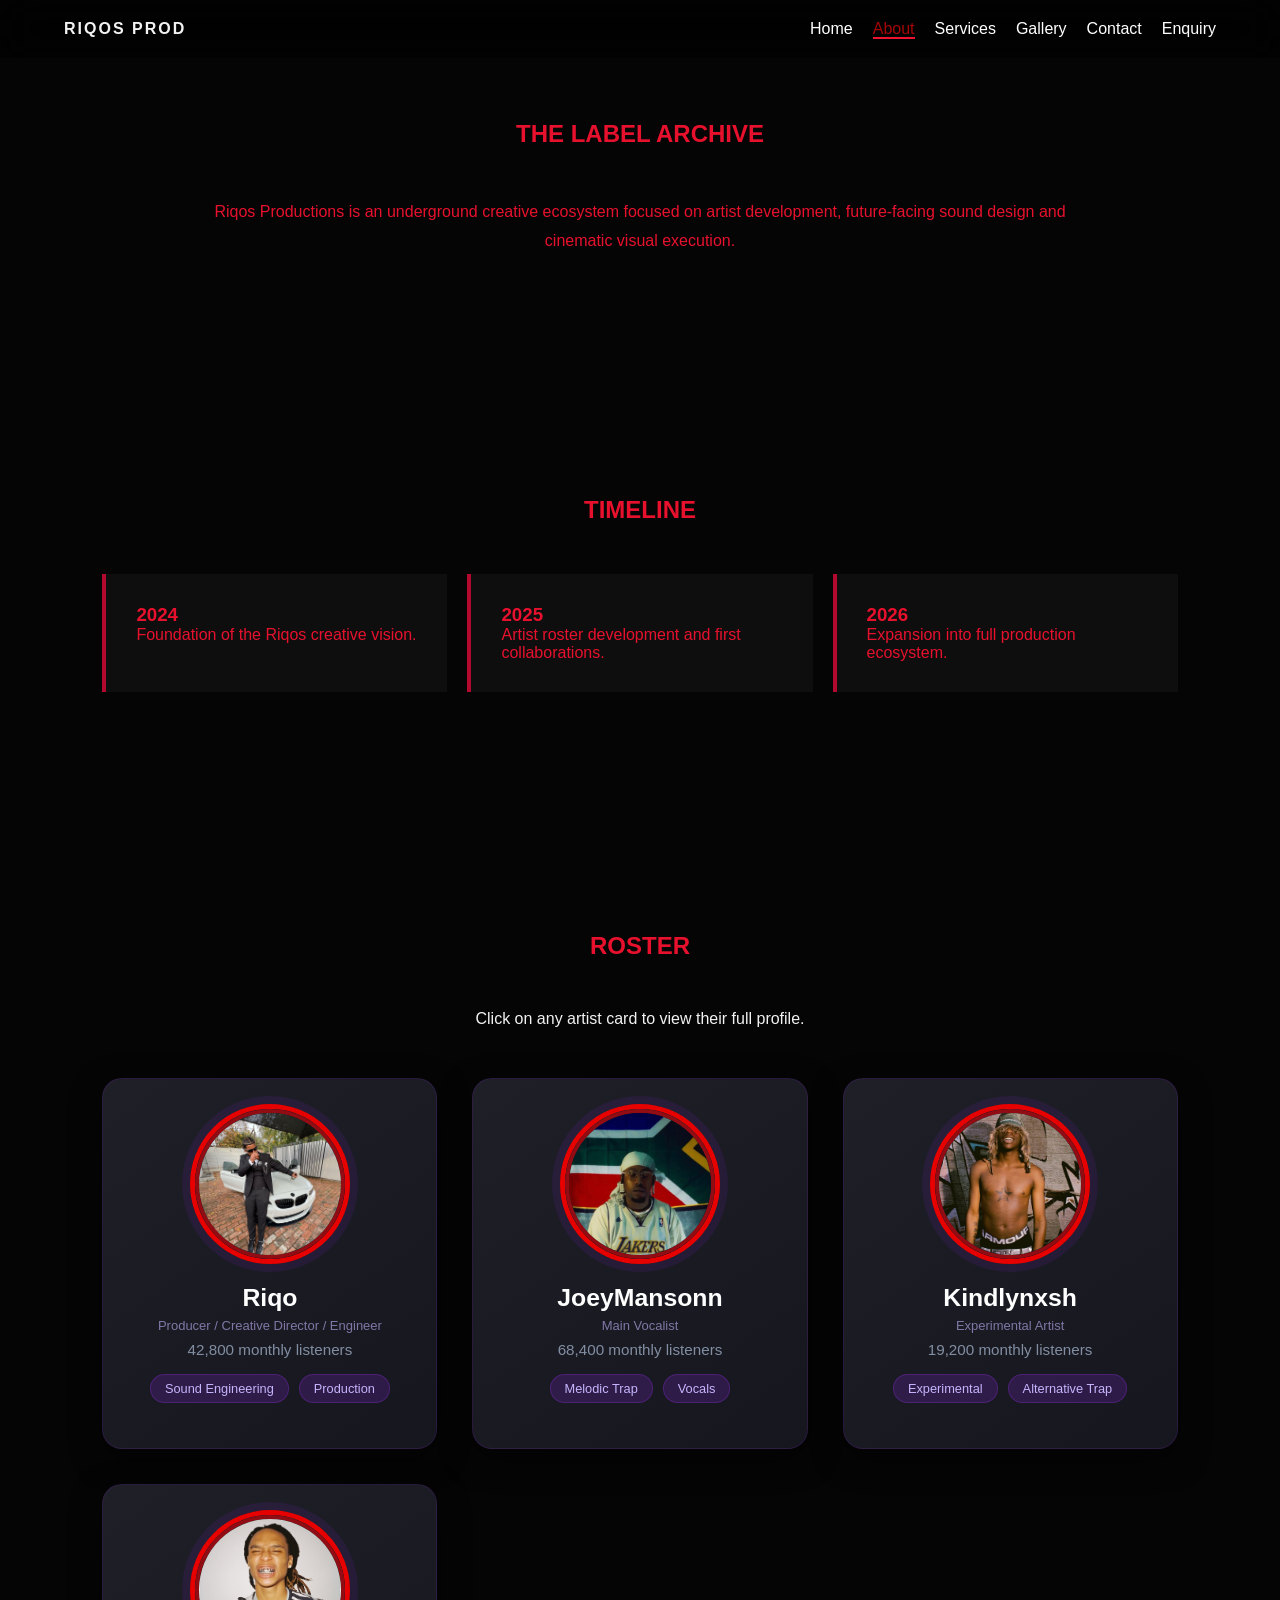
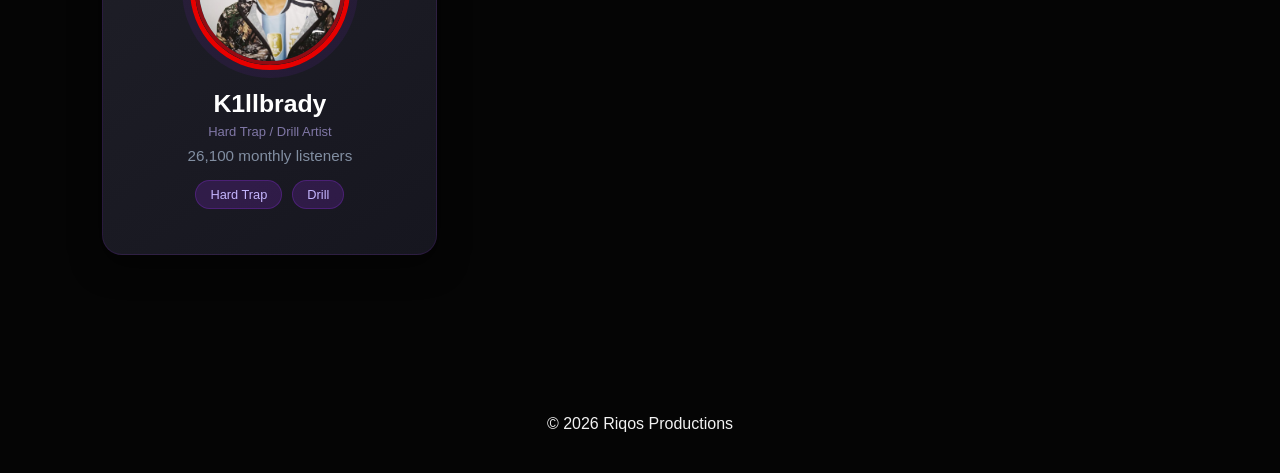
<file: about.html>
<!DOCTYPE html>
<html lang="en">
<head>
    <meta charset="UTF-8">
    <meta name="viewport" content="width=device-width, initial-scale=1.0">
    <title>About | Riqos Productions</title>
    <link rel="stylesheet" href="css/style.css">
</head>
<body>
    <nav>
        <div class="logo">RIQOS PROD</div>
        <ul class="nav-links">
            <li><a href="index.html">Home</a></li>
            <li><a class="active" href="about.html">About</a></li>
            <li><a href="services.html">Services</a></li>
            <li><a href="gallery.html">Gallery</a></li>
            <li><a href="contact.html">Contact</a></li>
            <li><a href="enquiry.html">Enquiry</a></li>
        </ul>
    </nav>

    <section>
        <h2 class="section-title reveal">THE LABEL ARCHIVE</h2>
        <p class="about-text reveal">
            Riqos Productions is an underground creative ecosystem focused on artist development, 
            future-facing sound design and cinematic visual execution.
        </p>
    </section>

    <section>
        <h2 class="section-title reveal">TIMELINE</h2>
        <div class="timeline">
            <div class="timeline-card reveal"><h3>2024</h3><p>Foundation of the Riqos creative vision.</p></div>
            <div class="timeline-card reveal"><h3>2025</h3><p>Artist roster development and first collaborations.</p></div>
            <div class="timeline-card reveal"><h3>2026</h3><p>Expansion into full production ecosystem.</p></div>
        </div>
    </section>

    <!-- Enhanced Roster -->
    <section>
        <h2 class="section-title reveal">ROSTER</h2>
        <p class="text" style="text-align:center; max-width:800px; margin:0 auto 50px;">
            Click on any artist card to view their full profile.
        </p>

        <div class="artist-grid">
            <div class="artist-card reveal" onclick="toggleProfile(this)">
                <div class="artist-img-container">
                    <img src="Assets/riqo 101.jpeg" alt="Riqo">
                </div>
                <h3>Riqo</h3>
                <p class="artist-role">Producer / Creative Director / Engineer</p>
                <p class="artist-listeners">42,800 monthly listeners</p>
                <div class="artist-tags">
                    <span>Sound Engineering</span>
                    <span>Production</span>
                </div>
                <div class="profile-details">
                    <p><strong>Taariq Ismail (Founder)</strong></p>
                    <p>I am Riqo — the founder, main producer, and lead engineer at Riqos Productions. I specialize in dark melodic trap, atmospheric soundscapes, and cinematic beats. I produced the majority of JoeyMansonn’s catalogue and continue shaping the overall sonic identity of the label.</p>
                </div>
            </div>

            <div class="artist-card reveal" onclick="toggleProfile(this)">
                <div class="artist-img-container">
                    <img src="Assets/joey101.jpeg" alt="JoeyMansonn">
                </div>
                <h3>JoeyMansonn</h3>
                <p class="artist-role">Main Vocalist</p>
                <p class="artist-listeners">68,400 monthly listeners</p>
                <div class="artist-tags">
                    <span>Melodic Trap</span>
                    <span>Vocals</span>
                </div>
                <div class="profile-details">
                    <p><strong>Thato Tleane</strong></p>
                    <p>Smooth melodic trap artist with powerful emotional hooks and strong stage presence. Most of his tracks were produced and engineered by Riqo.</p>
                </div>
            </div>

            <div class="artist-card reveal" onclick="toggleProfile(this)">
                <div class="artist-img-container">
                    <img src="Assets/nxsh.jpeg" alt="Kindlynxsh">
                </div>
                <h3>Kindlynxsh</h3>
                <p class="artist-role">Experimental Artist</p>
                <p class="artist-listeners">19,200 monthly listeners</p>
                <div class="artist-tags">
                    <span>Experimental</span>
                    <span>Alternative Trap</span>
                </div>
                <div class="profile-details">
                    <p><strong>Anashe Ithirl Chizhande</strong></p>
                    <p>Abstract and boundary-pushing experimental trap artist. Brings glitchy textures and unconventional structures to the roster.</p>
                </div>
            </div>

            <div class="artist-card reveal" onclick="toggleProfile(this)">
                <div class="artist-img-container">
                    <img src="Assets/guapo.jpeg" alt="K1llbrady">
                </div>
                <h3>K1llbrady</h3>
                <p class="artist-role">Hard Trap / Drill Artist</p>
                <p class="artist-listeners">26,100 monthly listeners</p>
                <div class="artist-tags">
                    <span>Hard Trap</span>
                    <span>Drill</span>
                </div>
                <div class="profile-details">
                    <p><strong>Lebohang Sithole</strong></p>
                    <p>Aggressive hard trap and drill artist with raw street energy.</p>
                </div>
            </div>
        </div>
    </section>

    <footer>© 2026 Riqos Productions</footer>
    <script src="Js/scrpt.js"></script>
</body>
</html>
</file>
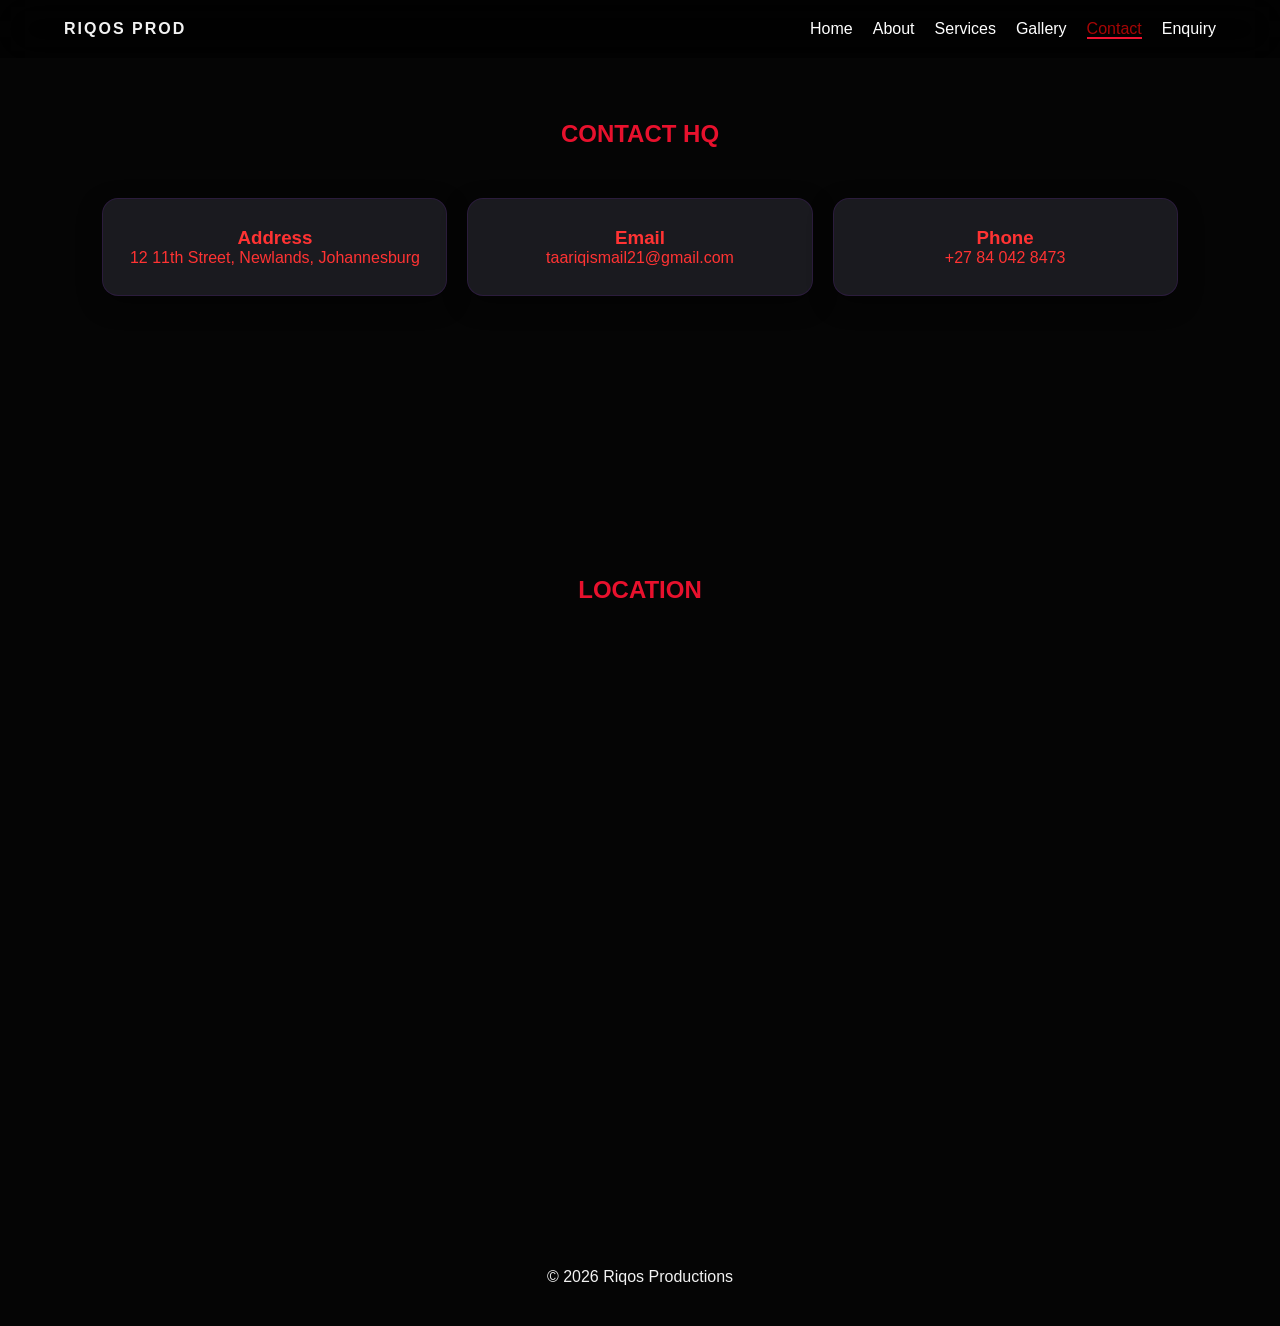
<file: contact.html>
<!DOCTYPE html>
<html lang="en">
<head>

<meta charset="UTF-8">
<meta name="viewport" content="width=device-width, initial-scale=1.0">

<title>Contact | Riqos Productions</title>

<link rel="stylesheet" href="css/style.css">

</head>

<body>

<nav>
<div class="logo">RIQOS PROD</div>

<ul class="nav-links">
<li><a href="index.html">Home</a></li>
<li><a href="about.html">About</a></li>
<li><a href="services.html">Services</a></li>
<li><a href="gallery.html">Gallery</a></li>
<li><a class="active" href="contact.html">Contact</a></li>
<li><a href="enquiry.html">Enquiry</a></li>
</ul>
</nav>

<section>

<h2 class="section-title reveal">CONTACT HQ</h2>

<div class="grid">

<div class="card reveal">

<h3>Address</h3>
<p>12 11th Street, Newlands, Johannesburg</p>

</div>

<div class="card reveal">

<h3>Email</h3>
<p>taariqismail21@gmail.com</p>

</div>

<div class="card reveal">

<h3>Phone</h3>
<p>+27 84 042 8473</p>

</div>

</div>

</section>

<section>

<h2 class="section-title reveal">LOCATION</h2>

<iframe
src="https://www.google.com/maps?q=12+11th+Street,+Newlands,+Johannesburg&output=embed"
width="100%"
height="450"
style="border:0;"
loading="lazy">
</iframe>

</section>

<footer>© 2026 Riqos Productions</footer>

<script src="Js/scrpt.js"></script>

</body>
</html>
</file>
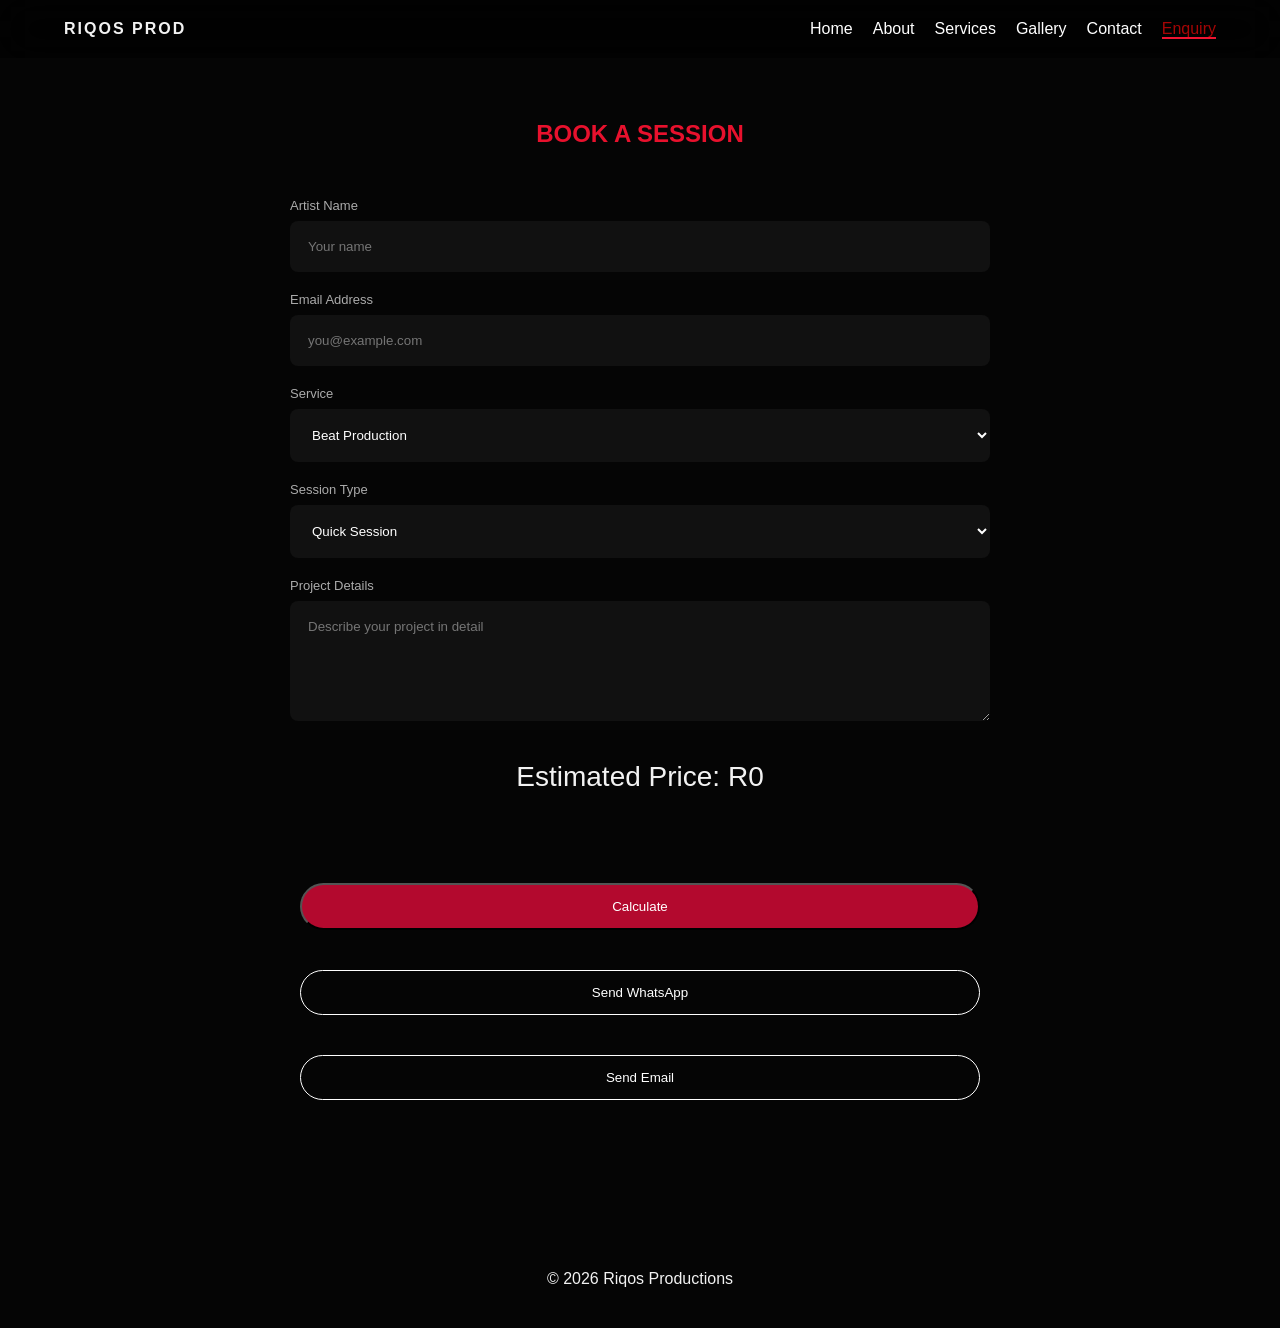
<file: enquiry.html>
<!DOCTYPE html>
<html lang="en">
<head>
    <meta charset="UTF-8">
    <meta name="viewport" content="width=device-width, initial-scale=1.0">
    <title>Booking Enquiry | Riqos Productions</title>
    <link rel="stylesheet" href="css/style.css">
</head>
<body>
    <nav>
        <div class="logo">RIQOS PROD</div>
        <ul class="nav-links">
            <li><a href="index.html">Home</a></li>
            <li><a href="about.html">About</a></li>
            <li><a href="services.html">Services</a></li>
            <li><a href="gallery.html">Gallery</a></li>
            <li><a href="contact.html">Contact</a></li>
            <li><a class="active" href="enquiry.html">Enquiry</a></li>
        </ul>
    </nav>

    <section>
        <h2 class="section-title reveal">BOOK A SESSION</h2>

        <form id="bookingForm">
            <label for="name">Artist Name</label>
            <input id="name" placeholder="Your name">

            <label for="email">Email Address</label>
            <input id="email" type="email" placeholder="you@example.com">

            <label for="service">Service</label>
            <select id="service">
                <option value="800">Beat Production</option>
                <option value="500">Mixing & Mastering</option>
                <option value="3000">Music Video</option>
                <option value="7000">Artist Development</option>
            </select>

            <label for="hours">Session Type</label>
            <select id="hours">
                <option value="0">Quick Session</option>
                <option value="400">Standard Session</option>
                <option value="900">Full Day Session</option>
            </select>

            <label for="details">Project Details</label>
            <textarea id="details" placeholder="Describe your project in detail"></textarea>

            <div class="price-box">
                Estimated Price: <span id="price">R0</span>
            </div>

            <div class="form-msg" id="formMsg"></div>

            <button type="button" class="btn" onclick="calculateBooking()">Calculate</button>
            <button type="button" class="btn ghost" onclick="sendBooking('whatsapp')">Send WhatsApp</button>
            <button type="button" class="btn ghost" onclick="sendBooking('email')">Send Email</button>
        </form>
    </section>

    <footer>© 2026 Riqos Productions</footer>

    <script src="Js/scrpt.js"></script>
</body>
</html>
</file>
<file: css/style.css>
*{
    margin:0;
    padding:0;
    box-sizing:border-box;
    font-family:Arial, sans-serif;
}

:root{
    --bg:#050505;
    --card:rgba(255,255,255,0.05);
    --text:#f2f2f2;
    --accent:#b3092e;
    --secondary:#e8112d;
}

html{
    scroll-behavior:smooth;
}

body{
    background:var(--bg);
    color:var(--text);
    overflow-x:hidden;
}

/* loader */

#loader{
    position:fixed;
    width:100%;
    height:100vh;
    background:black;
    display:flex;
    justify-content:center;
    align-items:center;
    z-index:99999;
    animation:fadeOut 2s forwards;
    animation-delay:1.8s;
}

@keyframes fadeOut{
    to{
        opacity:0;
        visibility:hidden;
    }
}

/* particles */

#particles{
    position:fixed;
    width:100%;
    height:100%;
    z-index:-2;
    background:
    radial-gradient(circle at 20% 20%, rgba(179,9,46,0.25), transparent 30%),
    radial-gradient(circle at 80% 80%, rgba(232,17,45,0.18), transparent 30%);
}

/* nav */

nav{
    position:fixed;
    width:100%;
    top:0;
    left:0;
    padding:20px 5%;
    display:flex;
    justify-content:space-between;
    align-items:center;
    background:rgba(0,0,0,0.6);
    backdrop-filter:blur(20px);
    z-index:1000;
}

.logo{
    font-weight:900;
    letter-spacing:2px;
}

.nav-links{
    display:flex;
    list-style:none;
    gap:20px;
}

.nav-links a{
    color:white;
    text-decoration:none;
}

.active{
    color:var(--secondary);
}

#themeToggle{
    background:none;
    border:none;
    color:white;
    cursor:pointer;
    font-size:18px;
}

/* hero */

.hero{
    height:100vh;
    display:flex;
    justify-content:center;
    align-items:center;
    position:relative;
    text-align:center;
}

.hero video{
    position:absolute;
    width:100%;
    height:100%;
    object-fit:cover;
    z-index:-2;
}

.overlay{
    position:absolute;
    width:100%;
    height:100%;
    background:rgba(0,0,0,0.55);
    z-index:-1;
}

.hero h1{
    font-size:72px;
    margin-bottom:20px;
}

.hero p{
    max-width:700px;
    margin:auto;
    opacity:0.85;
}

.hero-buttons{
    margin-top:30px;
}

.btn{
    display:inline-block;
    padding:14px 28px;
    background:var(--accent);
    color:white;
    text-decoration:none;
    margin:10px;
    border-radius:30px;
    transition:.3s;
}

.btn:hover{
    transform:translateY(-4px);
}

.ghost{
    background:transparent;
    border:1px solid white;
}

/* sections */

section{
    padding:120px 8%;
}

.section-title{
    text-align:center;
    margin-bottom:50px;
}

/* stats */

.stats{
    display:grid;
    grid-template-columns:repeat(auto-fit,minmax(250px,1fr));
    gap:20px;
}

.stat-card{
    padding:40px;
    text-align:center;
    background:var(--card);
    backdrop-filter:blur(20px);
    border-radius:20px;
    transform-style:preserve-3d;
    transition:.4s;
}

.stat-card:hover{
    transform:rotateY(10deg) rotateX(10deg);
}

.counter{
    font-size:48px;
    color:var(--secondary);
}

/* cards */

.grid{
    display:grid;
    grid-template-columns:repeat(auto-fit,minmax(280px,1fr));
    gap:25px;
}

.card{
    padding:30px;
    background:var(--card);
    border-radius:20px;
    backdrop-filter:blur(20px);
    transition:.4s;
}

.card:hover{
    transform:translateY(-12px) rotateX(5deg);
}

/* reveal */

.reveal{
    opacity:0;
    transform:translateY(30px);
    transition:1s;
}

.reveal.active{
    opacity:1;
    transform:translateY(0);
}

/* top button */

#topBtn{
    position:fixed;
    bottom:30px;
    right:30px;
    padding:14px;
    display:none;
    border:none;
    cursor:pointer;
}

/* footer */

footer{
    text-align:center;
    padding:40px;
}

/* mobile */

@media(max-width:768px){

.hero h1{
    font-size:42px;
}

.nav-links{
    gap:10px;
    font-size:12px;
}

}
/* about */

.about-text{
    max-width:900px;
    margin:auto;
    text-align:center;
    opacity:0.8;
    line-height:1.8;
}

/* timeline */

.timeline{
    display:grid;
    grid-template-columns:repeat(auto-fit,minmax(250px,1fr));
    gap:20px;
}

.timeline-card{
    padding:30px;
    background:rgba(255,255,255,0.04);
    border-left:4px solid #b3092e;
    transition:.4s;
}

.timeline-card:hover{
    transform:translateY(-10px);
}

/* artists - spotify style profiles */

.artist-grid{
    display:grid;
    grid-template-columns:repeat(auto-fit,minmax(220px,1fr));
    gap:25px;
}

.artist-card{
    padding:24px 20px;
    background:linear-gradient(180deg, rgba(179,9,46,0.08), rgba(255,255,255,0.03));
    text-align:center;
    border-radius:14px;
    transition:.4s;
    position:relative;
    overflow:hidden;
}

.artist-card:hover{
    background:linear-gradient(180deg, rgba(179,9,46,0.18), rgba(255,255,255,0.05));
    transform:translateY(-8px);
}

.artist-photo-wrap{
    position:relative;
    width:160px;
    height:160px;
    margin:0 auto 20px;
}

.artist-card img{
    width:160px;
    height:160px;
    object-fit:cover;
    border-radius:50%;
    box-shadow:0 10px 30px rgba(0,0,0,0.5);
    display:block;
}

.artist-play-btn{
    position:absolute;
    bottom:4px;
    right:4px;
    width:44px;
    height:44px;
    border-radius:50%;
    background:var(--secondary);
    border:none;
    color:black;
    font-size:16px;
    display:flex;
    align-items:center;
    justify-content:center;
    cursor:pointer;
    opacity:0;
    transform:translateY(8px);
    transition:.3s;
    box-shadow:0 6px 16px rgba(0,0,0,0.5);
}

.artist-card:hover .artist-play-btn{
    opacity:1;
    transform:translateY(0);
}

.artist-card h3{
    font-size:18px;
    margin-bottom:4px;
}

.artist-role{
    font-size:13px;
    opacity:0.6;
    margin-bottom:10px;
}

.artist-listeners{
    font-size:13px;
    opacity:0.85;
    margin-bottom:14px;
}

.artist-tags{
    display:flex;
    flex-wrap:wrap;
    gap:6px;
    justify-content:center;
}

.artist-tag{
    font-size:11px;
    padding:5px 12px;
    border-radius:20px;
    background:rgba(255,255,255,0.08);
    border:1px solid rgba(255,255,255,0.1);
    letter-spacing:0.5px;
}

/* services */

#serviceSearch{
    width:100%;
    padding:18px;
    margin-bottom:40px;
    background:black;
    border:none;
    color:white;
}

.service-item{
    cursor:pointer;
    border:1px solid transparent;
}

.service-item.selected{
    border:1px solid var(--secondary);
    background:rgba(232,17,45,0.1);
}

.service-item p{
    opacity:0.7;
    margin-top:6px;
}

#serviceResponse{
    max-width:900px;
    margin:50px auto 0;
    padding:35px;
    background:var(--card);
    border-left:4px solid var(--secondary);
    border-radius:14px;
    display:none;
}

#serviceResponse.active{
    display:block;
}

#serviceResponse h3{
    margin-bottom:10px;
    color:var(--secondary);
}

#serviceResponse .resp-meta{
    display:flex;
    gap:30px;
    flex-wrap:wrap;
    margin:18px 0;
    font-size:14px;
    opacity:0.85;
}

#serviceResponse .resp-meta span{
    display:block;
    font-weight:700;
    color:var(--text);
    opacity:1;
    margin-top:4px;
}

#serviceResponse ul{
    margin:18px 0 18px 20px;
    line-height:1.8;
    opacity:0.9;
}

/* faq */

.faq-item{
    margin-bottom:20px;
}

.faq-question{
    width:100%;
    padding:20px;
    cursor:pointer;
    background:#111;
    border:none;
    color:white;
    text-align:left;
}

.faq-answer{
    display:none;
    padding:20px;
    background:#0d0d0d;
}
/* gallery */

.filter-buttons{
    display:flex;
    gap:15px;
    margin-bottom:30px;
    justify-content:center;
}

.filter-buttons button{
    padding:12px 20px;
    cursor:pointer;
    background:#111;
    color:white;
    border:none;
}

.gallery-grid{
    display:grid;
    grid-template-columns:repeat(auto-fit,minmax(250px,1fr));
    gap:20px;
}

.gallery-item{
    width:100%;
    height:320px;
    object-fit:cover;
    cursor:pointer;
    border-radius:14px;
    transition:.4s;
}

.gallery-item:hover{
    transform:scale(1.03);
}

/* lightbox */

#lightbox{
    position:fixed;
    inset:0;
    background:rgba(0,0,0,.95);
    display:none;
    justify-content:center;
    align-items:center;
    z-index:9999;
}

#lightbox img{
    width:80%;
    max-width:900px;
}

/* enquiry */

form{
    display:flex;
    flex-direction:column;
    gap:20px;
    max-width:700px;
    margin:auto;
}

label{
    font-size:13px;
    opacity:0.7;
    margin-bottom:-12px;
}

input, select, textarea{
    padding:18px;
    background:#111;
    color:white;
    border:none;
    border-radius:8px;
    font-family:inherit;
}

input:focus, select:focus, textarea:focus{
    outline:1px solid var(--secondary);
}

textarea{
    min-height:120px;
    resize:vertical;
}

.form-msg{
    text-align:center;
    font-size:14px;
    min-height:20px;
}

.form-msg.error{
    color:#ff6b6b;
}

.form-msg.success{
    color:#4ade80;
}

.price-box{
    font-size:28px;
    text-align:center;
    padding:20px;
}
/* ================= GALLERY (Part-2 Style) ================= */

.gallery-grid {
    display: grid;
    grid-template-columns: repeat(auto-fit, minmax(260px, 1fr));
    gap: 25px;
    margin-top: 40px;
}

.gallery-item img {
    width: 100%;
    height: 320px;
    object-fit: cover;
    border-radius: 14px;
    transition: 0.4s ease;
    cursor: pointer;
}

.gallery-item img:hover {
    transform: scale(1.06);
    box-shadow: 0 15px 35px rgba(138,43,226,0.25);
}

/* ================= VIDEOS ================= */

.video-grid {
    display: grid;
    grid-template-columns: repeat(auto-fit, minmax(300px, 1fr));
    gap: 30px;
    margin-top: 40px;
}

.video-card {
    position: relative;
    overflow: hidden;
    border-radius: 14px;
    background: #0f0f14;
}

.video-card video {
    width: 100%;
    height: 320px;
    object-fit: cover;
    display: block;
    border-radius: 14px;
    transition: 0.4s ease;
}

.video-card:hover video {
    transform: scale(1.05);
    filter: brightness(1.1);
}
/* Active nav */
nav ul li a.active {
    color: #a50505 !important;
    border-bottom: 2px solid #ee1431;
}
/* Artist Roster - e */
.artist-grid {
    display: grid;
    grid-template-columns: repeat(auto-fit, minmax(280px, 1fr));
    gap: 30px;
    margin-top: 40px;
}

.artist-card {
    background: #1a1a1f;
    border-radius: 16px;
    padding: 20px;
    text-align: center;
    cursor: pointer;
    transition: all 0.4s ease;
    position: relative;
    overflow: hidden;
}

.artist-card:hover {
    transform: translateY(-12px);
    box-shadow: 0 20px 40px rgba(138, 43, 226, 0.2);
}

.artist-card img {
    width: 140px;
    height: 140px;
    border-radius: 50%;
    object-fit: cover;
    border: 4px solid #910c13;
    margin-bottom: 16px;
}

.profile-details {
    display: none;
    margin-top: 20px;
    padding-top: 15px;
    border-top: 1px solid #333;
    text-align: left;
    font-size: 14.5px;
    line-height: 1.6;
    color: #ddd;
}
/* ================= PREMIUM ROSTER STYLES ================= */
.artist-grid {
    display: grid;
    grid-template-columns: repeat(auto-fit, minmax(300px, 1fr));
    gap: 35px;
    margin-top: 40px;
}

.artist-card {
    background: linear-gradient(145deg, #1f1f28, #16161f);
    border-radius: 20px;
    padding: 25px 20px;
    text-align: center;
    cursor: pointer;
    transition: all 0.5s cubic-bezier(0.4, 0, 0.2, 1);
    position: relative;
    overflow: hidden;
    box-shadow: 0 10px 30px rgba(0, 0, 0, 0.5);
    border: 1px solid rgba(138, 43, 226, 0.15);
}

.artist-card:hover {
    transform: translateY(-15px) scale(1.03);
    box-shadow: 0 25px 50px rgba(138, 43, 226, 0.3);
    border-color: rgba(138, 43, 226, 0.4);
}

.artist-img-container {
    width: 160px;
    height: 160px;
    margin: 0 auto 20px;
    border-radius: 50%;
    overflow: hidden;
    border: 5px solid #e70000;
    box-shadow: 0 0 0 8px rgba(138, 43, 226, 0.1);
    transition: all 0.4s ease;
}

.artist-card:hover .artist-img-container {
    border-color: #f10000;
    transform: scale(1.08);
}

.artist-card img {
    width: 100%;
    height: 100%;
    object-fit: cover;
}

.artist-card h3 {
    font-size: 1.55rem;
    margin: 12px 0 6px;
    color: #fff;
}

.artist-role {
    color: #c4b5fd;
    font-weight: 500;
    margin-bottom: 8px;
}

.artist-listeners {
    font-size: 0.95rem;
    color: #94a3b8;
    margin-bottom: 16px;
}

.artist-tags {
    display: flex;
    justify-content: center;
    gap: 10px;
    flex-wrap: wrap;
    margin-bottom: 20px;
}

.artist-tags span {
    background: rgba(138, 43, 226, 0.2);
    color: #c4b5fd;
    padding: 6px 14px;
    border-radius: 30px;
    font-size: 0.8rem;
    border: 1px solid rgba(138, 43, 226, 0.3);
}

.profile-details {
    display: none;
    margin-top: 25px;
    padding-top: 20px;
    border-top: 1px solid rgba(138, 43, 226, 0.3);
    text-align: left;
    color: #e0e0e0;
    line-height: 1.7;
    font-size: 15px;
}

.profile-details strong {
    color: #8a0909;
}
.grid {
    display: grid;
    grid-template-columns: repeat(auto-fit, minmax(280px, 1fr));
    gap: 25px;
    margin: 40px 0;
}

.card {
    background: #1f1f28;
    padding: 25px;
    border-radius: 12px;
    text-align: center;
    transition: 0.3s;
}

.card:hover {
    transform: translateY(-8px);
    background: #2a2a35;
}

.price {
    font-size: 1.3rem;
    color: #f50000;
    margin-top: 10px;
    font-weight: bold;
}

.video-grid {
    display: grid;
    grid-template-columns: repeat(auto-fit, minmax(320px, 1fr));
    gap: 30px;
    margin-top: 30px;
}

.video-card video {
    width: 100%;
    border-radius: 12px;
}

.video-card h3 {
    margin-top: 12px;
    text-align: center;
}
/* ================= CLEAN SERVICES PAGE ================= */

.grid {
    display: grid;
    grid-template-columns: repeat(auto-fit, minmax(260px, 1fr));
    gap: 20px;
    margin: 40px 0;
}

.card {
    background: #1a1a1f;
    padding: 28px 20px;
    border-radius: 16px;
    text-align: center;
    transition: all 0.4s ease;
    border: 1px solid rgba(138, 43, 226, 0.15);
    box-shadow: 0 8px 25px rgba(0, 0, 0, 0.4);
}

.card:hover {
    border-color: #f10000;
    transform: translateY(-8px);
    box-shadow: 0 20px 40px rgba(138, 43, 226, 0.25);
}

.card .price {
    color: #e0b0ff;
    font-size: 1.35rem;
    margin-top: 12px;
    font-weight: 600;
}

/* Video Showcase - Cleaner Look */
.video-grid {
    display: grid;
    grid-template-columns: repeat(auto-fit, minmax(340px, 1fr));
    gap: 30px;
    margin-top: 40px;
}

.video-card {
    background: #16161f;
    border-radius: 18px;
    overflow: hidden;
    border: 1px solid rgba(138, 43, 226, 0.12);
    transition: all 0.4s ease;
}

.video-card:hover {
    border-color: #e60808;
    transform: translateY(-10px);
    box-shadow: 0 25px 50px rgba(0, 0, 0, 0.6);
}

.video-card video {
    width: 100%;
    display: block;
    border-bottom: 1px solid rgba(255,255,255,0.08);
}

.video-card h3 {
    padding: 18px 16px 20px;
    margin: 0;
    text-align: center;
    font-size: 1.1rem;
    color: #ddd;
}
/* ================= SERVICES CARDS - ALL TEXT RED ================= */

.card {
    background: #1a1a1f;
    padding: 28px 20px;
    border-radius: 16px;
    text-align: center;
    transition: all 0.4s ease;
    border: 1px solid rgba(138, 43, 226, 0.15);
    box-shadow: 0 8px 25px rgba(0, 0, 0, 0.4);
}

.card h3, 
.card p, 
.card .price,
.card li {
    color: #ff3333 !important;   /* Bright red for all text */
}

.card:hover {
    border-color: #ff3333;
    transform: translateY(-8px);
    box-shadow: 0 20px 40px rgba(255, 51, 51, 0.25);
}

/* Optional: Make price bolder */
.card .price {
    font-size: 1.4rem;
    font-weight: 700;
    margin-top: 12px;
}
.reveal {
    animation: fadeInUp 0.6s ease forwards !important; /* Faster reveal */
}

@keyframes fadeInUp {
    from {
        opacity: 0;
        transform: translateY(30px);
    }
    to {
        opacity: 1;
        transform: translateY(0);
    }
}
</file>
